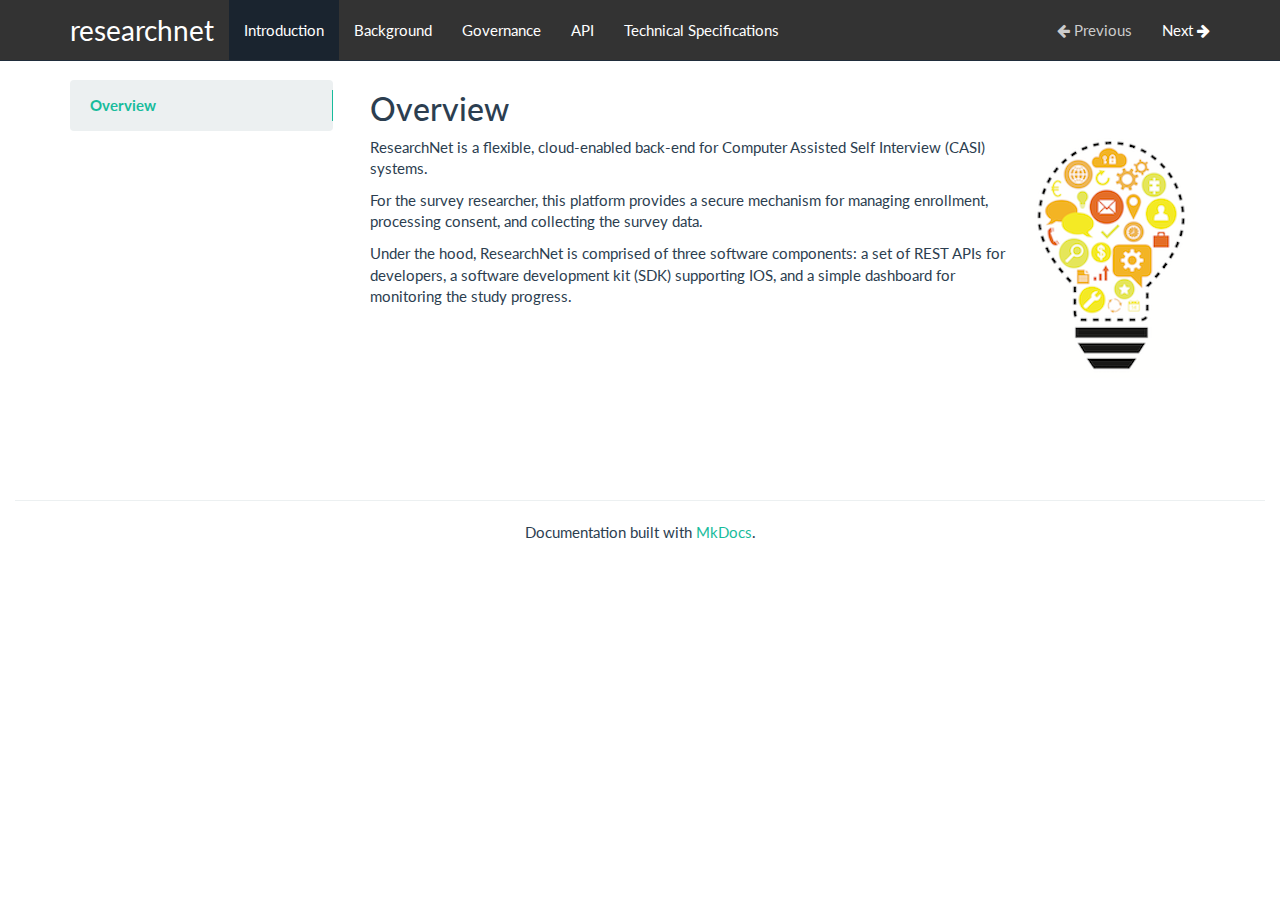
<file: index.html>
<!DOCTYPE html>
<html lang="en">
    <head>
        <meta charset="utf-8">
        <meta http-equiv="X-UA-Compatible" content="IE=edge">
        <meta name="viewport" content="width=device-width, initial-scale=1.0">
        
        
        
        <link rel="shortcut icon" href="./img/favicon.ico">

	<title>researchnet</title>

        <link href="./css/bootstrap-custom.min.css" rel="stylesheet">
        <link href="./css/font-awesome-4.0.3.css" rel="stylesheet">
        <link rel="stylesheet" href="./css/highlight.css">
        <link href="./css/base.css" rel="stylesheet">
        <link href="./extra.css" rel="stylesheet">

        <!-- HTML5 shim and Respond.js IE8 support of HTML5 elements and media queries -->
        <!--[if lt IE 9]>
            <script src="https://oss.maxcdn.com/libs/html5shiv/3.7.0/html5shiv.js"></script>
            <script src="https://oss.maxcdn.com/libs/respond.js/1.3.0/respond.min.js"></script>
        <![endif]-->

        
    </head>

    <body>

        <div class="navbar navbar-default navbar-fixed-top" role="navigation">
    <div class="container">

        <!-- Collapsed navigation -->
        <div class="navbar-header">
            <!-- Expander button -->
            <button type="button" class="navbar-toggle" data-toggle="collapse" data-target=".navbar-collapse">
                <span class="sr-only">Toggle navigation</span>
                <span class="icon-bar"></span>
                <span class="icon-bar"></span>
                <span class="icon-bar"></span>
            </button>

            <!-- Main title -->
            <a class="navbar-brand" href=".">researchnet</a>
        </div>

        <!-- Expanded navigation -->
        <div class="navbar-collapse collapse">
            <!-- Main navigation -->
            <ul class="nav navbar-nav">
            
            
                <li class="active">
                    <a href=".">Introduction</a>
                </li>
            
            
            
                <li >
                    <a href="background/">Background</a>
                </li>
            
            
            
                <li >
                    <a href="governance/">Governance</a>
                </li>
            
            
            
                <li >
                    <a href="api/">API</a>
                </li>
            
            
            
                <li >
                    <a href="specifications/">Technical Specifications</a>
                </li>
            
            
            </ul>

            <!-- Search, Navigation and Repo links -->
            <ul class="nav navbar-nav navbar-right">
                <li class="disabled">
                    <a rel="next" >
                        <i class="fa fa-arrow-left"></i> Previous
                    </a>
                </li>
                <li >
                    <a rel="prev" href="background/">
                        Next <i class="fa fa-arrow-right"></i>
                    </a>
                </li>
                
            </ul>
        </div>
    </div>
</div>

        <div class="container">
            <div class="col-md-3"><div class="bs-sidebar hidden-print affix well" role="complementary">
    <ul class="nav bs-sidenav">
    
        <li class="main active"><a href="#overview">Overview</a></li>
        
    
    </ul>
</div></div>
            <div class="col-md-9" role="main">

<h2 id="overview">Overview</h2>
<p><img alt="research" src="./images/bulb-logo-sm1.png" /></p>
<p>ResearchNet is a flexible, cloud-enabled back-end for Computer Assisted Self Interview (CASI) systems. </p>
<p>For the survey researcher, this platform provides a secure mechanism for managing enrollment, processing consent, and collecting the survey data. </p>
<p>Under the hood, ResearchNet is comprised of three software components:  a set of REST APIs for developers, a software development kit (SDK) supporting IOS, and a simple dashboard for monitoring the study progress.  </p></div>
        </div>

        <footer class="col-md-12">
            <hr>
            
            <center>Documentation built with <a href="http://www.mkdocs.org/">MkDocs</a>.</center>
        </footer>

        <script src="./js/jquery-1.10.2.min.js"></script>
        <script src="./js/bootstrap-3.0.3.min.js"></script>
        <script src="./js/highlight.pack.js"></script>
        <script src="./js/base.js"></script>
    </body>
</html>
</file>
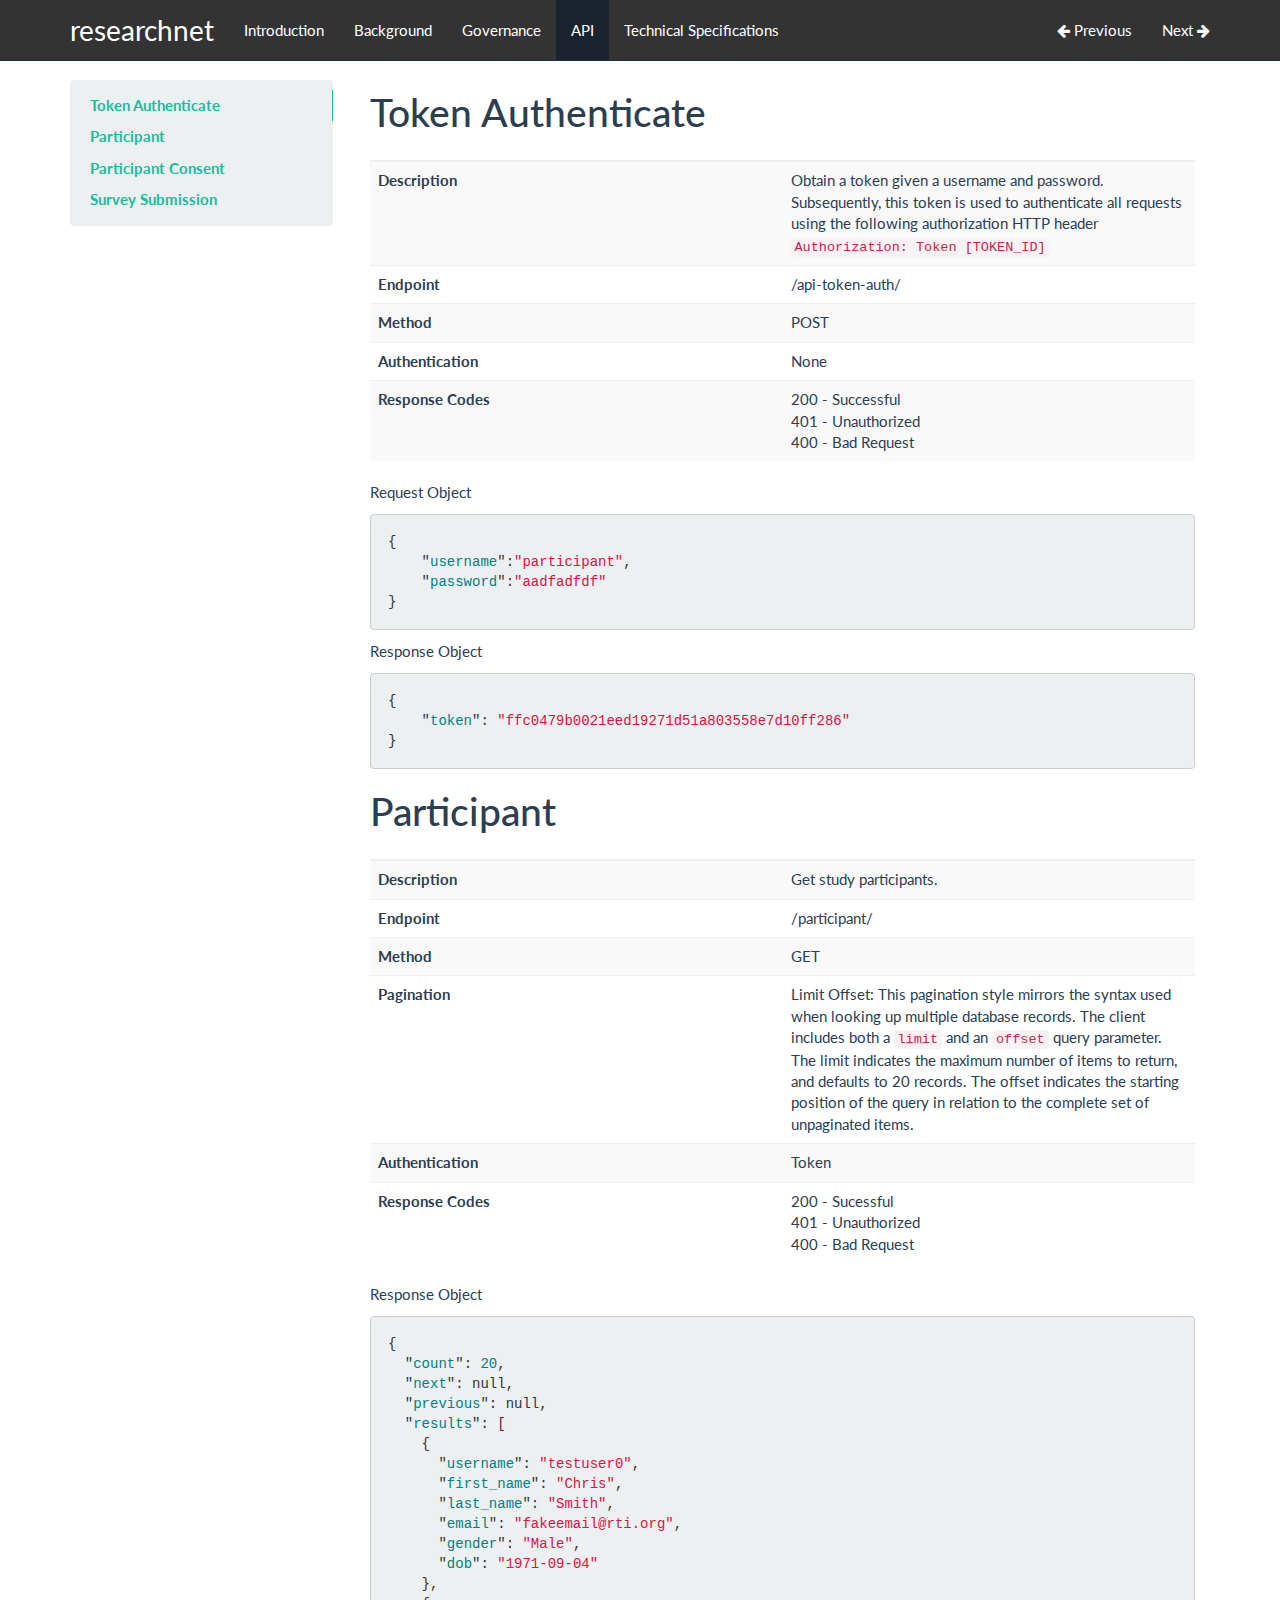
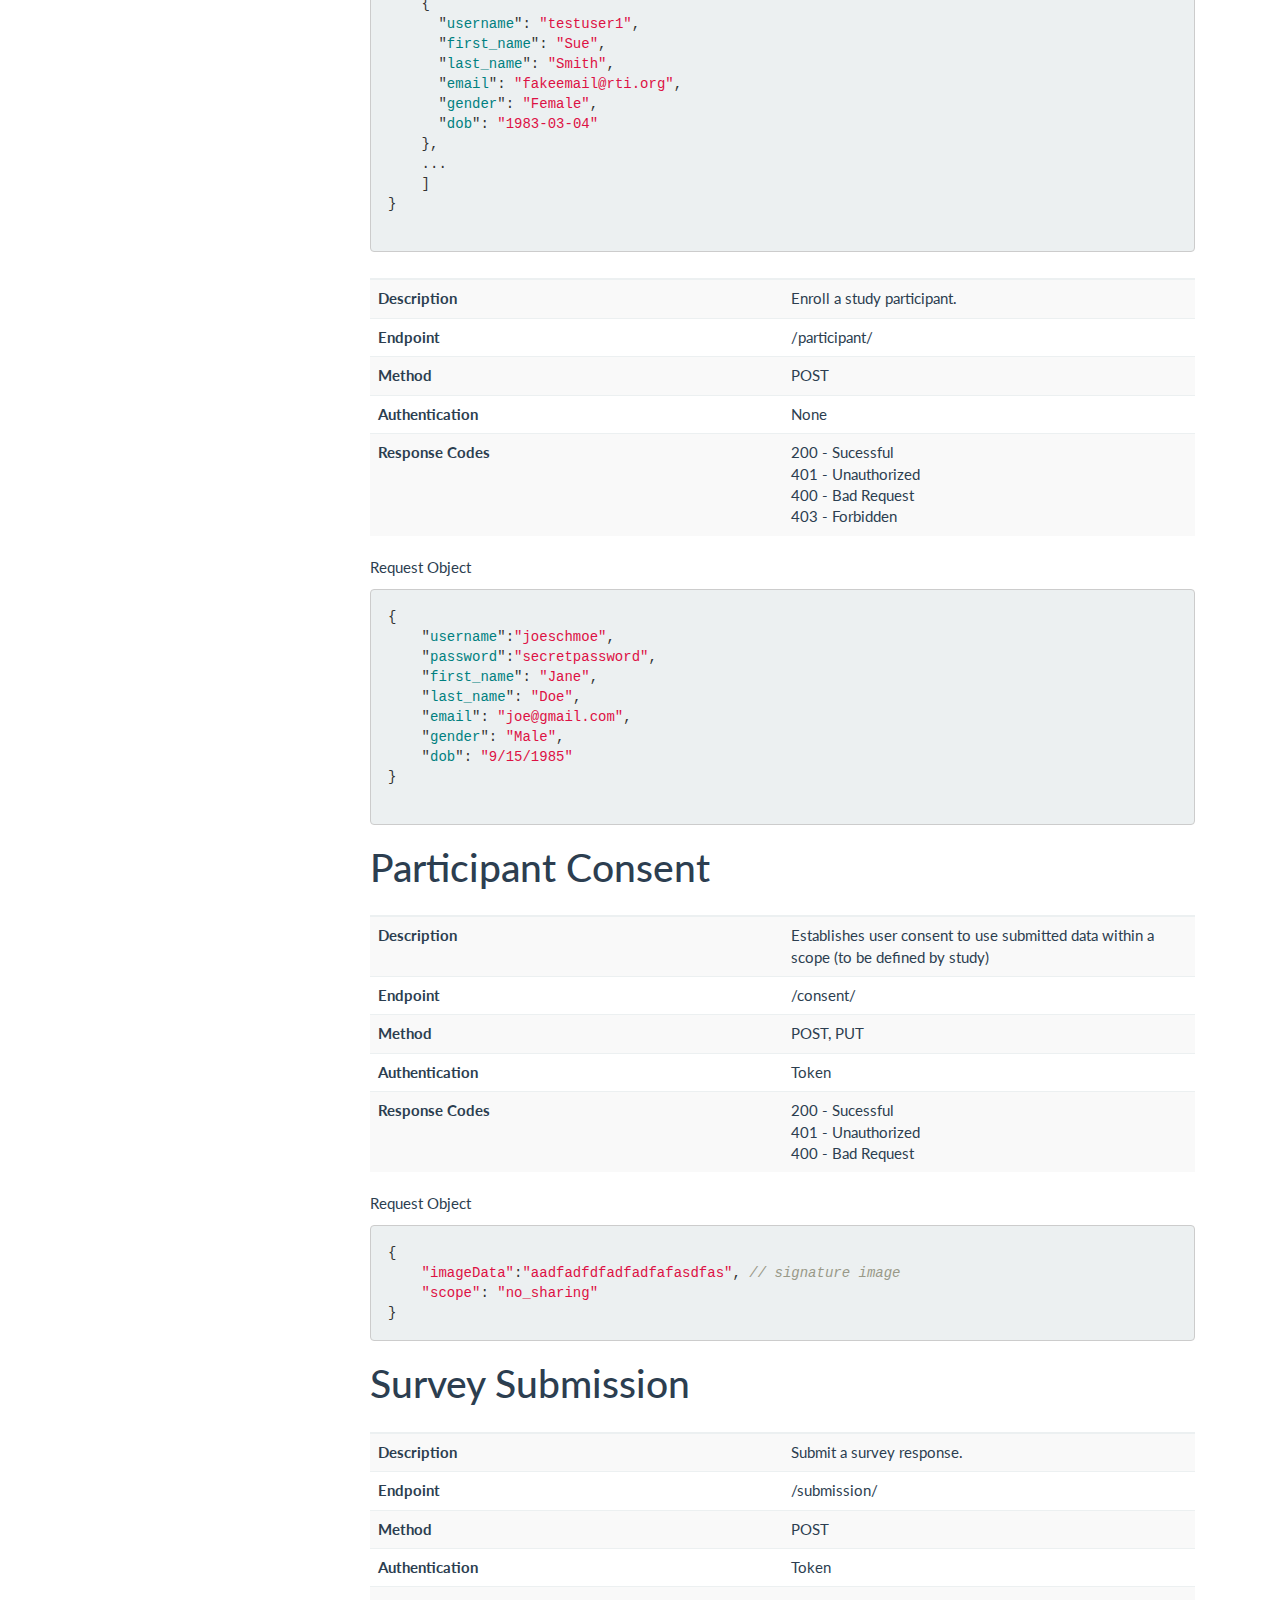
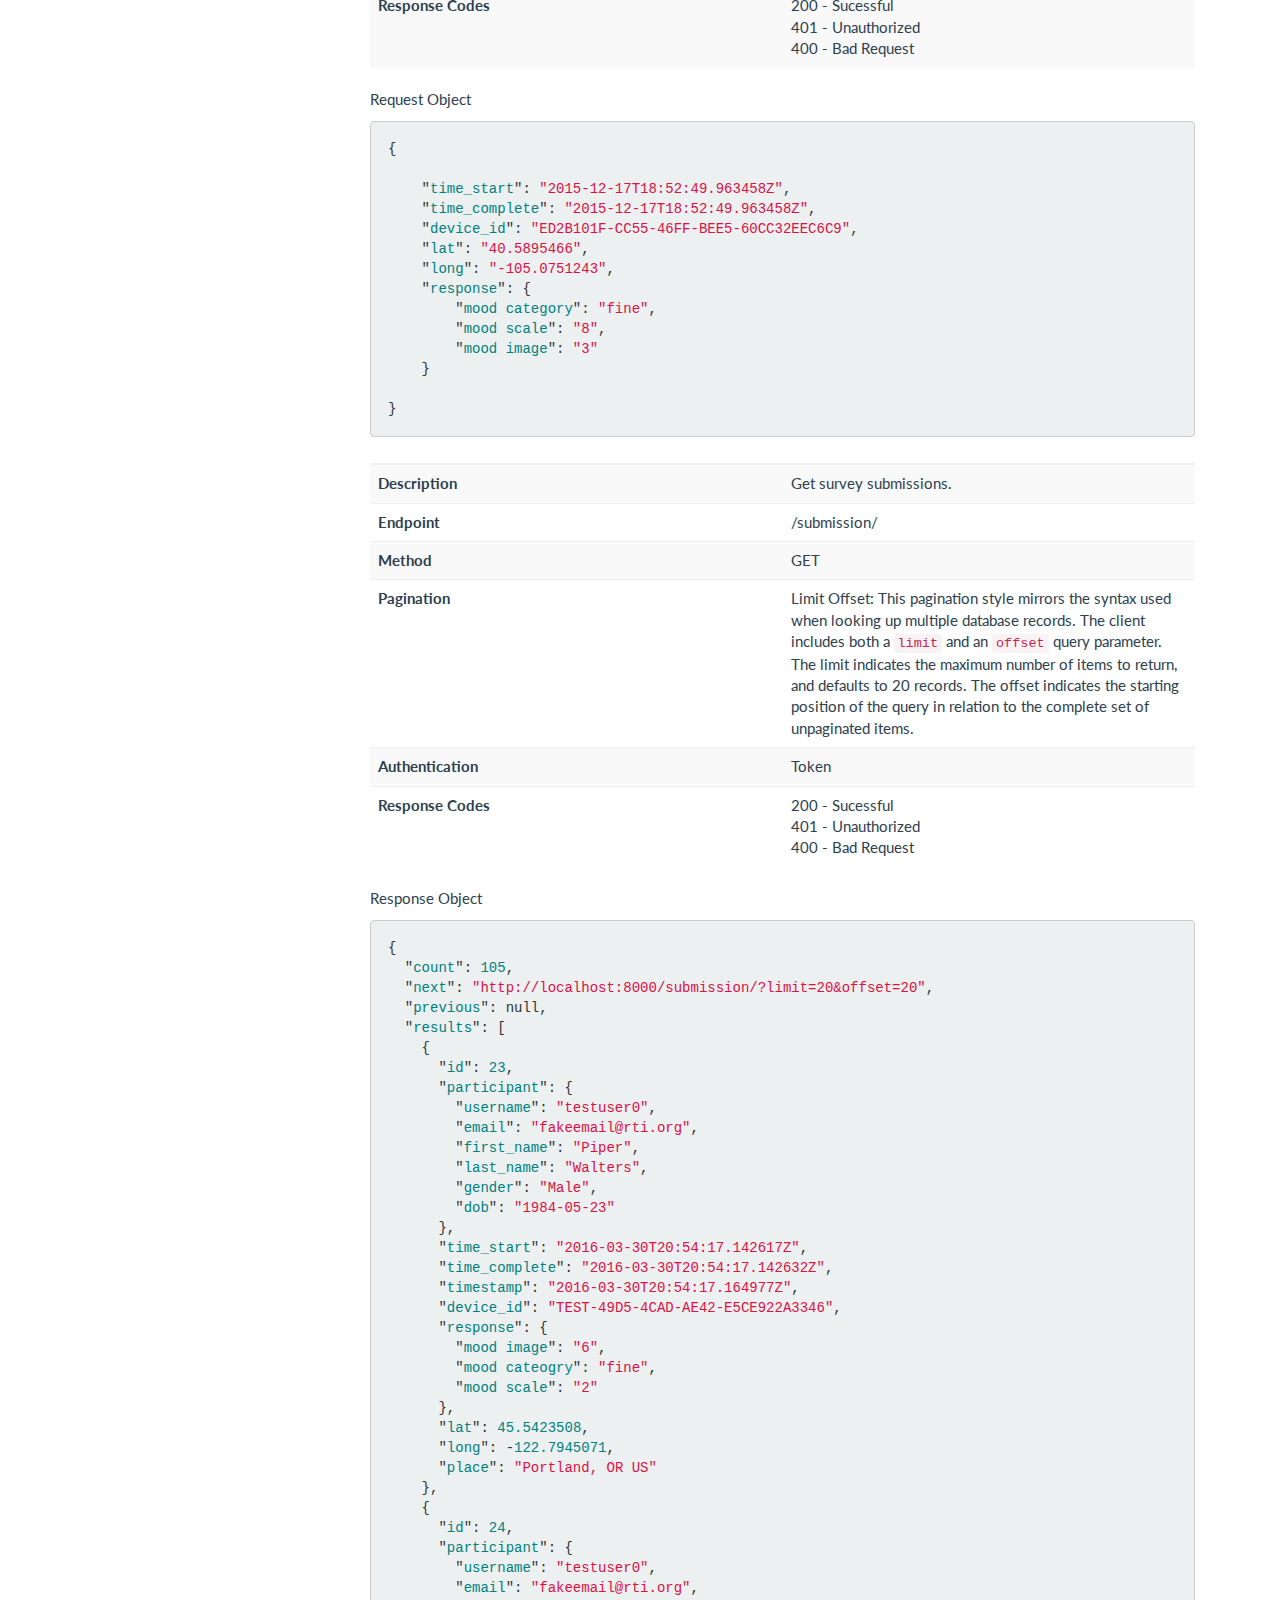
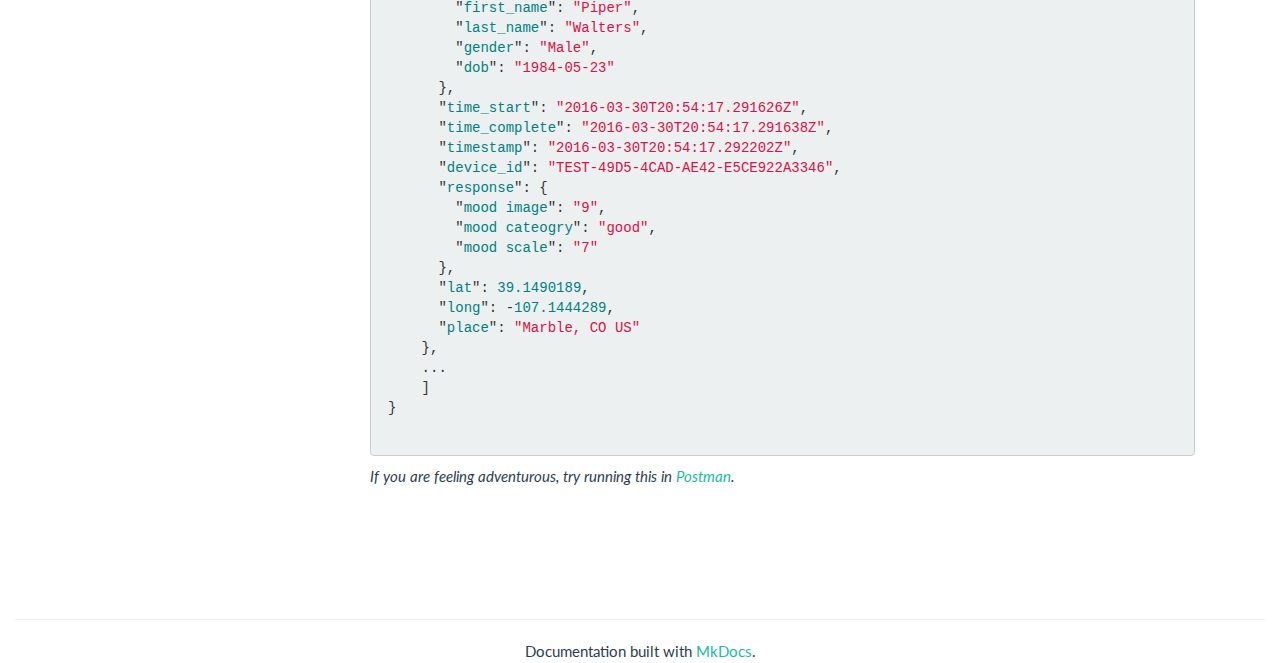
<file: api/index.html>
<!DOCTYPE html>
<html lang="en">
    <head>
        <meta charset="utf-8">
        <meta http-equiv="X-UA-Compatible" content="IE=edge">
        <meta name="viewport" content="width=device-width, initial-scale=1.0">
        
        
        
        <link rel="shortcut icon" href="../img/favicon.ico">

	<title>API - researchnet</title>

        <link href="../css/bootstrap-custom.min.css" rel="stylesheet">
        <link href="../css/font-awesome-4.0.3.css" rel="stylesheet">
        <link rel="stylesheet" href="../css/highlight.css">
        <link href="../css/base.css" rel="stylesheet">
        <link href="../extra.css" rel="stylesheet">

        <!-- HTML5 shim and Respond.js IE8 support of HTML5 elements and media queries -->
        <!--[if lt IE 9]>
            <script src="https://oss.maxcdn.com/libs/html5shiv/3.7.0/html5shiv.js"></script>
            <script src="https://oss.maxcdn.com/libs/respond.js/1.3.0/respond.min.js"></script>
        <![endif]-->

        
    </head>

    <body>

        <div class="navbar navbar-default navbar-fixed-top" role="navigation">
    <div class="container">

        <!-- Collapsed navigation -->
        <div class="navbar-header">
            <!-- Expander button -->
            <button type="button" class="navbar-toggle" data-toggle="collapse" data-target=".navbar-collapse">
                <span class="sr-only">Toggle navigation</span>
                <span class="icon-bar"></span>
                <span class="icon-bar"></span>
                <span class="icon-bar"></span>
            </button>

            <!-- Main title -->
            <a class="navbar-brand" href="..">researchnet</a>
        </div>

        <!-- Expanded navigation -->
        <div class="navbar-collapse collapse">
            <!-- Main navigation -->
            <ul class="nav navbar-nav">
            
            
                <li >
                    <a href="..">Introduction</a>
                </li>
            
            
            
                <li >
                    <a href="../background/">Background</a>
                </li>
            
            
            
                <li >
                    <a href="../governance/">Governance</a>
                </li>
            
            
            
                <li class="active">
                    <a href="./">API</a>
                </li>
            
            
            
                <li >
                    <a href="../specifications/">Technical Specifications</a>
                </li>
            
            
            </ul>

            <!-- Search, Navigation and Repo links -->
            <ul class="nav navbar-nav navbar-right">
                <li >
                    <a rel="next" href="../governance/">
                        <i class="fa fa-arrow-left"></i> Previous
                    </a>
                </li>
                <li >
                    <a rel="prev" href="../specifications/">
                        Next <i class="fa fa-arrow-right"></i>
                    </a>
                </li>
                
            </ul>
        </div>
    </div>
</div>

        <div class="container">
            <div class="col-md-3"><div class="bs-sidebar hidden-print affix well" role="complementary">
    <ul class="nav bs-sidenav">
    
        <li class="main active"><a href="#token-authenticate">Token Authenticate</a></li>
        
    
        <li class="main "><a href="#participant">Participant</a></li>
        
    
        <li class="main "><a href="#participant-consent">Participant Consent</a></li>
        
    
        <li class="main "><a href="#survey-submission">Survey Submission</a></li>
        
    
    </ul>
</div></div>
            <div class="col-md-9" role="main">

<h1 id="token-authenticate">Token Authenticate</h1>
<table>
<thead>
<tr>
<th align="left"></th>
<th></th>
</tr>
</thead>
<tbody>
<tr>
<td align="left"><strong>Description</strong></td>
<td>Obtain a token given a username and password. Subsequently, this token is used to authenticate all requests using the following authorization HTTP header <code>Authorization: Token [TOKEN_ID]</code></td>
</tr>
<tr>
<td align="left"><strong>Endpoint</strong></td>
<td>/api-token-auth/</td>
</tr>
<tr>
<td align="left"><strong>Method</strong></td>
<td>POST</td>
</tr>
<tr>
<td align="left"><strong>Authentication</strong></td>
<td>None</td>
</tr>
<tr>
<td align="left"><strong>Response Codes</strong></td>
<td>200 - Successful<br/>401 - Unauthorized <br/>400 - Bad Request</td>
</tr>
</tbody>
</table>
<p>Request Object</p>
<pre><code>{   
    &quot;username&quot;:&quot;participant&quot;,
    &quot;password&quot;:&quot;aadfadfdf&quot;
}
</code></pre>

<p>Response Object</p>
<pre><code>{
    &quot;token&quot;: &quot;ffc0479b0021eed19271d51a803558e7d10ff286&quot;
}
</code></pre>

<h1 id="participant">Participant</h1>
<table>
<thead>
<tr>
<th align="left"></th>
<th></th>
</tr>
</thead>
<tbody>
<tr>
<td align="left"><strong>Description</strong></td>
<td>Get study participants.</td>
</tr>
<tr>
<td align="left"><strong>Endpoint</strong></td>
<td>/participant/</td>
</tr>
<tr>
<td align="left"><strong>Method</strong></td>
<td>GET</td>
</tr>
<tr>
<td align="left"><strong>Pagination</strong></td>
<td>Limit Offset: This pagination style mirrors the syntax used when looking up multiple database records. The client includes both a <code>limit</code> and an <code>offset</code> query parameter. The limit indicates the maximum number of items to return, and defaults to 20 records. The offset indicates the starting position of the query in relation to the complete set of unpaginated items.</td>
</tr>
<tr>
<td align="left"><strong>Authentication</strong></td>
<td>Token</td>
</tr>
<tr>
<td align="left"><strong>Response Codes</strong></td>
<td>200 - Sucessful<br/>401 - Unauthorized <br/>400 - Bad Request</td>
</tr>
</tbody>
</table>
<p>Response Object</p>
<pre><code>{
  &quot;count&quot;: 20,
  &quot;next&quot;: null,
  &quot;previous&quot;: null,
  &quot;results&quot;: [
    {
      &quot;username&quot;: &quot;testuser0&quot;,
      &quot;first_name&quot;: &quot;Chris&quot;,
      &quot;last_name&quot;: &quot;Smith&quot;,
      &quot;email&quot;: &quot;fakeemail@rti.org&quot;,
      &quot;gender&quot;: &quot;Male&quot;,
      &quot;dob&quot;: &quot;1971-09-04&quot;
    },
    {
      &quot;username&quot;: &quot;testuser1&quot;,
      &quot;first_name&quot;: &quot;Sue&quot;,
      &quot;last_name&quot;: &quot;Smith&quot;,
      &quot;email&quot;: &quot;fakeemail@rti.org&quot;,
      &quot;gender&quot;: &quot;Female&quot;,
      &quot;dob&quot;: &quot;1983-03-04&quot;
    },
    ...
    ]
}

</code></pre>

<table>
<thead>
<tr>
<th align="left"></th>
<th></th>
</tr>
</thead>
<tbody>
<tr>
<td align="left"><strong>Description</strong></td>
<td>Enroll a study participant.</td>
</tr>
<tr>
<td align="left"><strong>Endpoint</strong></td>
<td>/participant/</td>
</tr>
<tr>
<td align="left"><strong>Method</strong></td>
<td>POST</td>
</tr>
<tr>
<td align="left"><strong>Authentication</strong></td>
<td>None</td>
</tr>
<tr>
<td align="left"><strong>Response Codes</strong></td>
<td>200 - Sucessful<br/>401 - Unauthorized <br/>400 - Bad Request<br/>403 - Forbidden</td>
</tr>
</tbody>
</table>
<p>Request Object</p>
<pre><code>{   
    &quot;username&quot;:&quot;joeschmoe&quot;,
    &quot;password&quot;:&quot;secretpassword&quot;,
    &quot;first_name&quot;: &quot;Jane&quot;,
    &quot;last_name&quot;: &quot;Doe&quot;,
    &quot;email&quot;: &quot;joe@gmail.com&quot;,
    &quot;gender&quot;: &quot;Male&quot;,
    &quot;dob&quot;: &quot;9/15/1985&quot;
}

</code></pre>

<h1 id="participant-consent">Participant Consent</h1>
<table>
<thead>
<tr>
<th align="left"></th>
<th></th>
</tr>
</thead>
<tbody>
<tr>
<td align="left"><strong>Description</strong></td>
<td>Establishes user consent to use submitted data within a scope (to be defined by study)</td>
</tr>
<tr>
<td align="left"><strong>Endpoint</strong></td>
<td>/consent/</td>
</tr>
<tr>
<td align="left"><strong>Method</strong></td>
<td>POST, PUT</td>
</tr>
<tr>
<td align="left"><strong>Authentication</strong></td>
<td>Token</td>
</tr>
<tr>
<td align="left"><strong>Response Codes</strong></td>
<td>200 - Sucessful<br/>401 - Unauthorized <br/>400 - Bad Request</td>
</tr>
</tbody>
</table>
<p>Request Object</p>
<pre><code>{   
    &quot;imageData&quot;:&quot;aadfadfdfadfadfafasdfas&quot;, // signature image
    &quot;scope&quot;: &quot;no_sharing&quot;
}
</code></pre>

<h1 id="survey-submission">Survey Submission</h1>
<table>
<thead>
<tr>
<th align="left"></th>
<th></th>
</tr>
</thead>
<tbody>
<tr>
<td align="left"><strong>Description</strong></td>
<td>Submit a survey response.</td>
</tr>
<tr>
<td align="left"><strong>Endpoint</strong></td>
<td>/submission/</td>
</tr>
<tr>
<td align="left"><strong>Method</strong></td>
<td>POST</td>
</tr>
<tr>
<td align="left"><strong>Authentication</strong></td>
<td>Token</td>
</tr>
<tr>
<td align="left"><strong>Response Codes</strong></td>
<td>200 - Sucessful<br/>401 - Unauthorized <br/>400 - Bad Request</td>
</tr>
</tbody>
</table>
<p>Request Object</p>
<pre><code>{   

    &quot;time_start&quot;: &quot;2015-12-17T18:52:49.963458Z&quot;,
    &quot;time_complete&quot;: &quot;2015-12-17T18:52:49.963458Z&quot;,
    &quot;device_id&quot;: &quot;ED2B101F-CC55-46FF-BEE5-60CC32EEC6C9&quot;,
    &quot;lat&quot;: &quot;40.5895466&quot;,
    &quot;long&quot;: &quot;-105.0751243&quot;,
    &quot;response&quot;: {
        &quot;mood category&quot;: &quot;fine&quot;,
        &quot;mood scale&quot;: &quot;8&quot;,
        &quot;mood image&quot;: &quot;3&quot;
    }

}
</code></pre>

<table>
<thead>
<tr>
<th align="left"></th>
<th></th>
</tr>
</thead>
<tbody>
<tr>
<td align="left"><strong>Description</strong></td>
<td>Get survey submissions.</td>
</tr>
<tr>
<td align="left"><strong>Endpoint</strong></td>
<td>/submission/</td>
</tr>
<tr>
<td align="left"><strong>Method</strong></td>
<td>GET</td>
</tr>
<tr>
<td align="left"><strong>Pagination</strong></td>
<td>Limit Offset: This pagination style mirrors the syntax used when looking up multiple database records. The client includes both a <code>limit</code> and an <code>offset</code> query parameter. The limit indicates the maximum number of items to return, and defaults to 20 records. The offset indicates the starting position of the query in relation to the complete set of unpaginated items.</td>
</tr>
<tr>
<td align="left"><strong>Authentication</strong></td>
<td>Token</td>
</tr>
<tr>
<td align="left"><strong>Response Codes</strong></td>
<td>200 - Sucessful<br/>401 - Unauthorized <br/>400 - Bad Request</td>
</tr>
</tbody>
</table>
<p>Response Object</p>
<pre><code>{
  &quot;count&quot;: 105,
  &quot;next&quot;: &quot;http://localhost:8000/submission/?limit=20&amp;offset=20&quot;,
  &quot;previous&quot;: null,
  &quot;results&quot;: [
    {
      &quot;id&quot;: 23,
      &quot;participant&quot;: {
        &quot;username&quot;: &quot;testuser0&quot;,
        &quot;email&quot;: &quot;fakeemail@rti.org&quot;,
        &quot;first_name&quot;: &quot;Piper&quot;,
        &quot;last_name&quot;: &quot;Walters&quot;,
        &quot;gender&quot;: &quot;Male&quot;,
        &quot;dob&quot;: &quot;1984-05-23&quot;
      },
      &quot;time_start&quot;: &quot;2016-03-30T20:54:17.142617Z&quot;,
      &quot;time_complete&quot;: &quot;2016-03-30T20:54:17.142632Z&quot;,
      &quot;timestamp&quot;: &quot;2016-03-30T20:54:17.164977Z&quot;,
      &quot;device_id&quot;: &quot;TEST-49D5-4CAD-AE42-E5CE922A3346&quot;,
      &quot;response&quot;: {
        &quot;mood image&quot;: &quot;6&quot;,
        &quot;mood cateogry&quot;: &quot;fine&quot;,
        &quot;mood scale&quot;: &quot;2&quot;
      },
      &quot;lat&quot;: 45.5423508,
      &quot;long&quot;: -122.7945071,
      &quot;place&quot;: &quot;Portland, OR US&quot;
    },
    {
      &quot;id&quot;: 24,
      &quot;participant&quot;: {
        &quot;username&quot;: &quot;testuser0&quot;,
        &quot;email&quot;: &quot;fakeemail@rti.org&quot;,
        &quot;first_name&quot;: &quot;Piper&quot;,
        &quot;last_name&quot;: &quot;Walters&quot;,
        &quot;gender&quot;: &quot;Male&quot;,
        &quot;dob&quot;: &quot;1984-05-23&quot;
      },
      &quot;time_start&quot;: &quot;2016-03-30T20:54:17.291626Z&quot;,
      &quot;time_complete&quot;: &quot;2016-03-30T20:54:17.291638Z&quot;,
      &quot;timestamp&quot;: &quot;2016-03-30T20:54:17.292202Z&quot;,
      &quot;device_id&quot;: &quot;TEST-49D5-4CAD-AE42-E5CE922A3346&quot;,
      &quot;response&quot;: {
        &quot;mood image&quot;: &quot;9&quot;,
        &quot;mood cateogry&quot;: &quot;good&quot;,
        &quot;mood scale&quot;: &quot;7&quot;
      },
      &quot;lat&quot;: 39.1490189,
      &quot;long&quot;: -107.1444289,
      &quot;place&quot;: &quot;Marble, CO US&quot;
    },
    ...
    ]
}

</code></pre>

<p><em>If you are feeling adventurous, try running this in <a href="https://app.getpostman.com/run-collection/6241de2d723c0c4b8780">Postman</a>.</em></p></div>
        </div>

        <footer class="col-md-12">
            <hr>
            
            <center>Documentation built with <a href="http://www.mkdocs.org/">MkDocs</a>.</center>
        </footer>

        <script src="../js/jquery-1.10.2.min.js"></script>
        <script src="../js/bootstrap-3.0.3.min.js"></script>
        <script src="../js/highlight.pack.js"></script>
        <script src="../js/base.js"></script>
    </body>
</html>
</file>
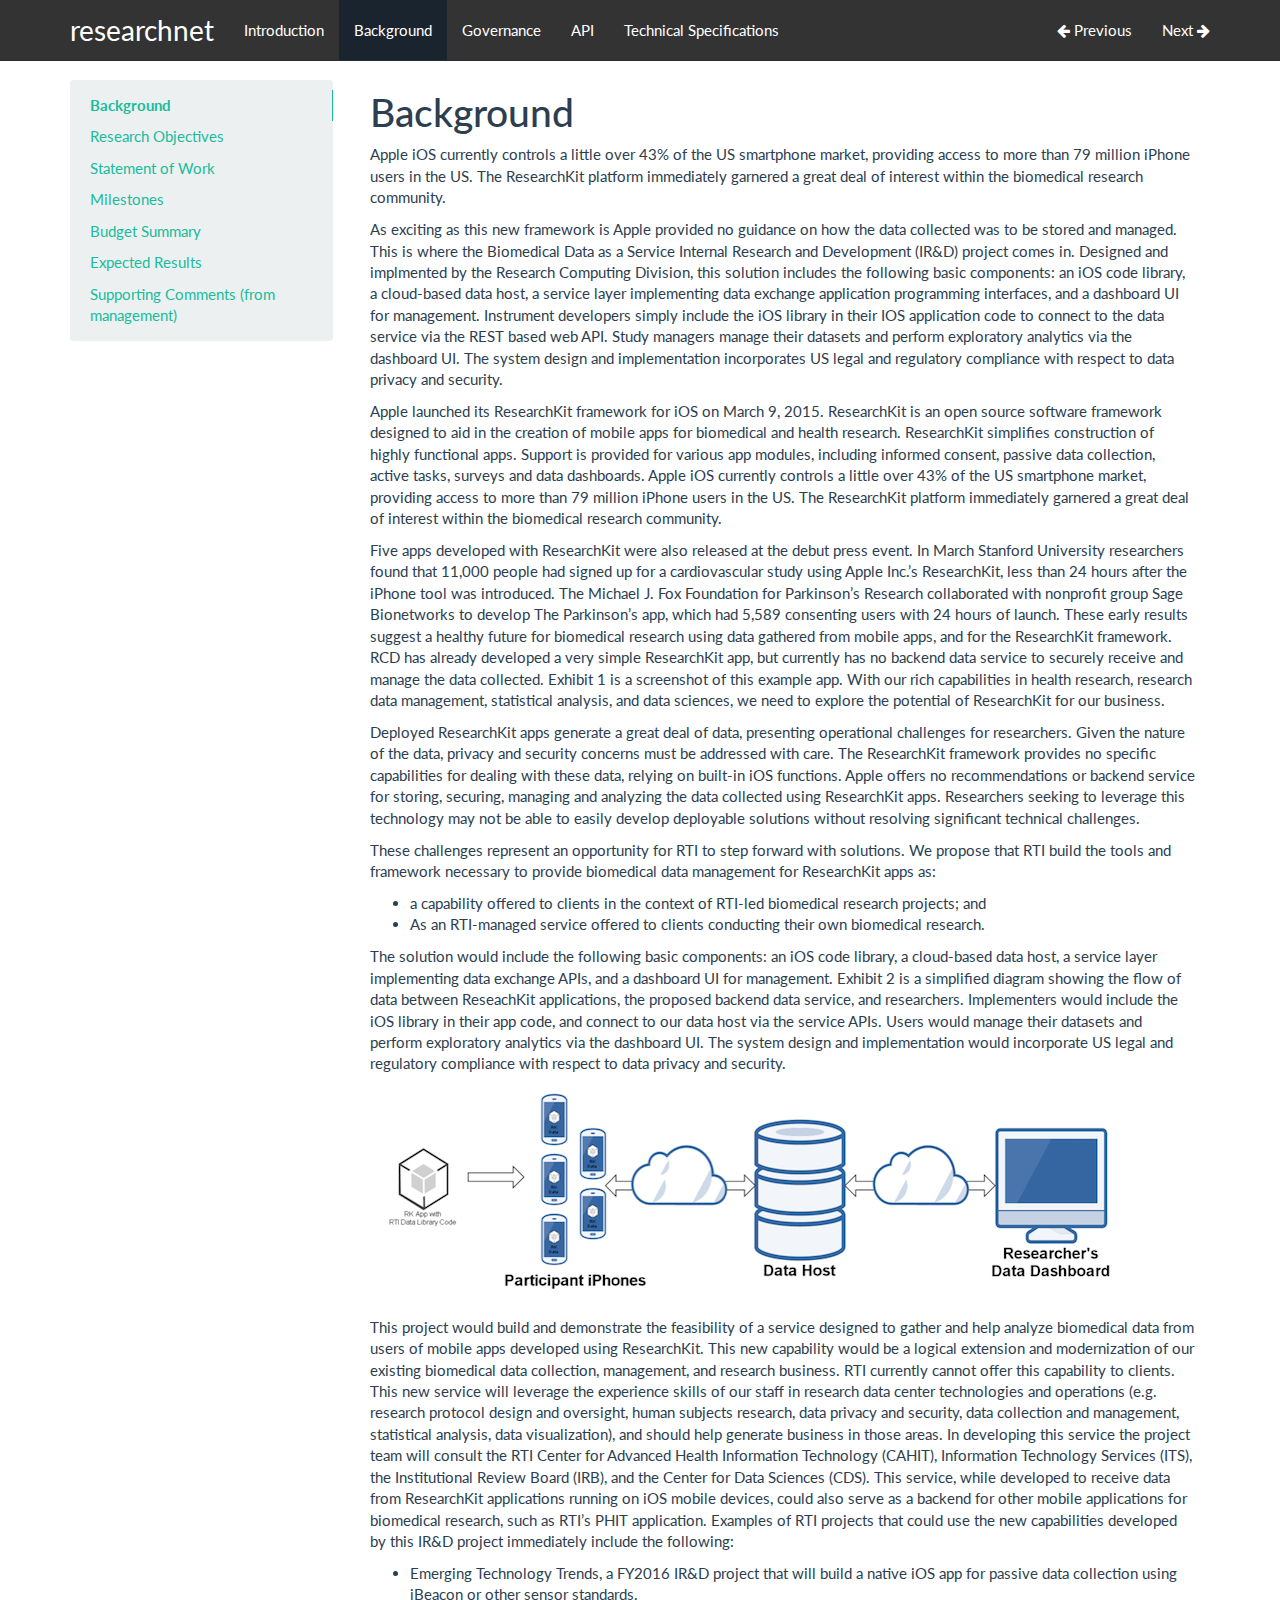
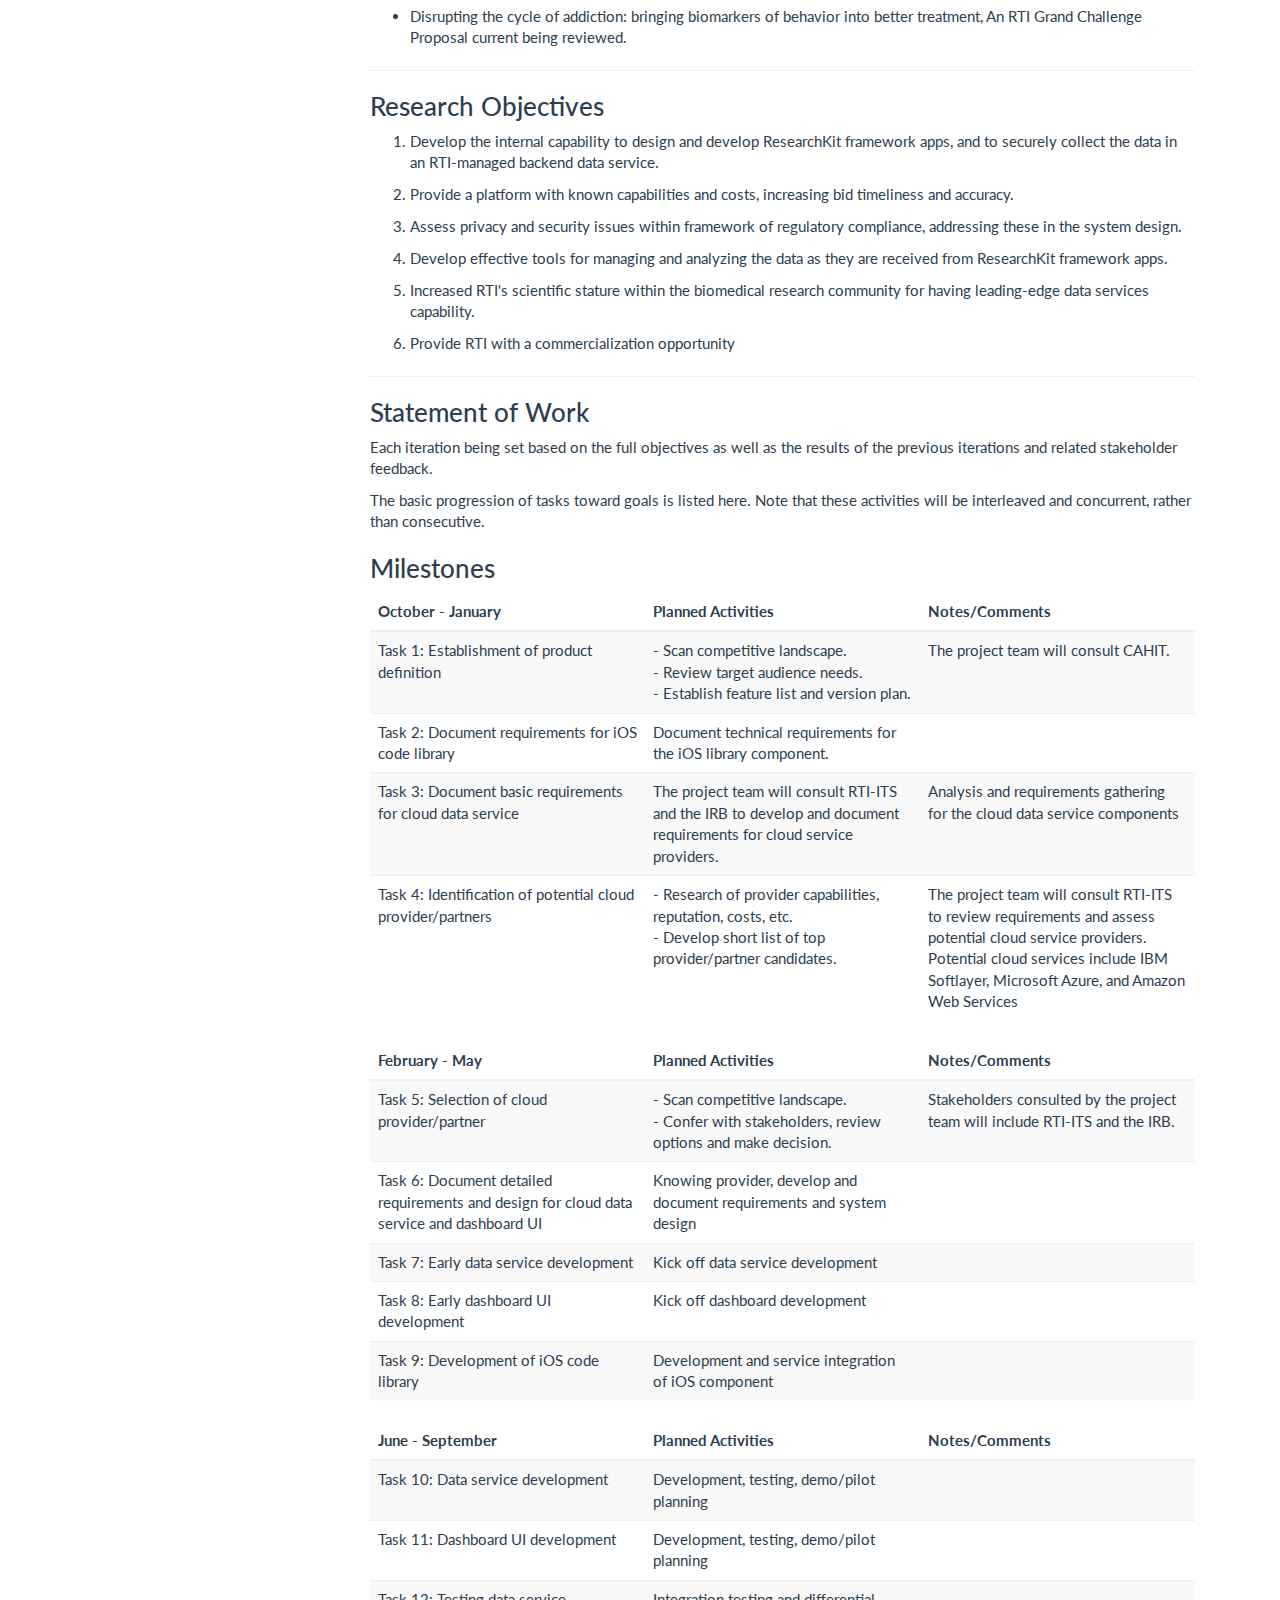
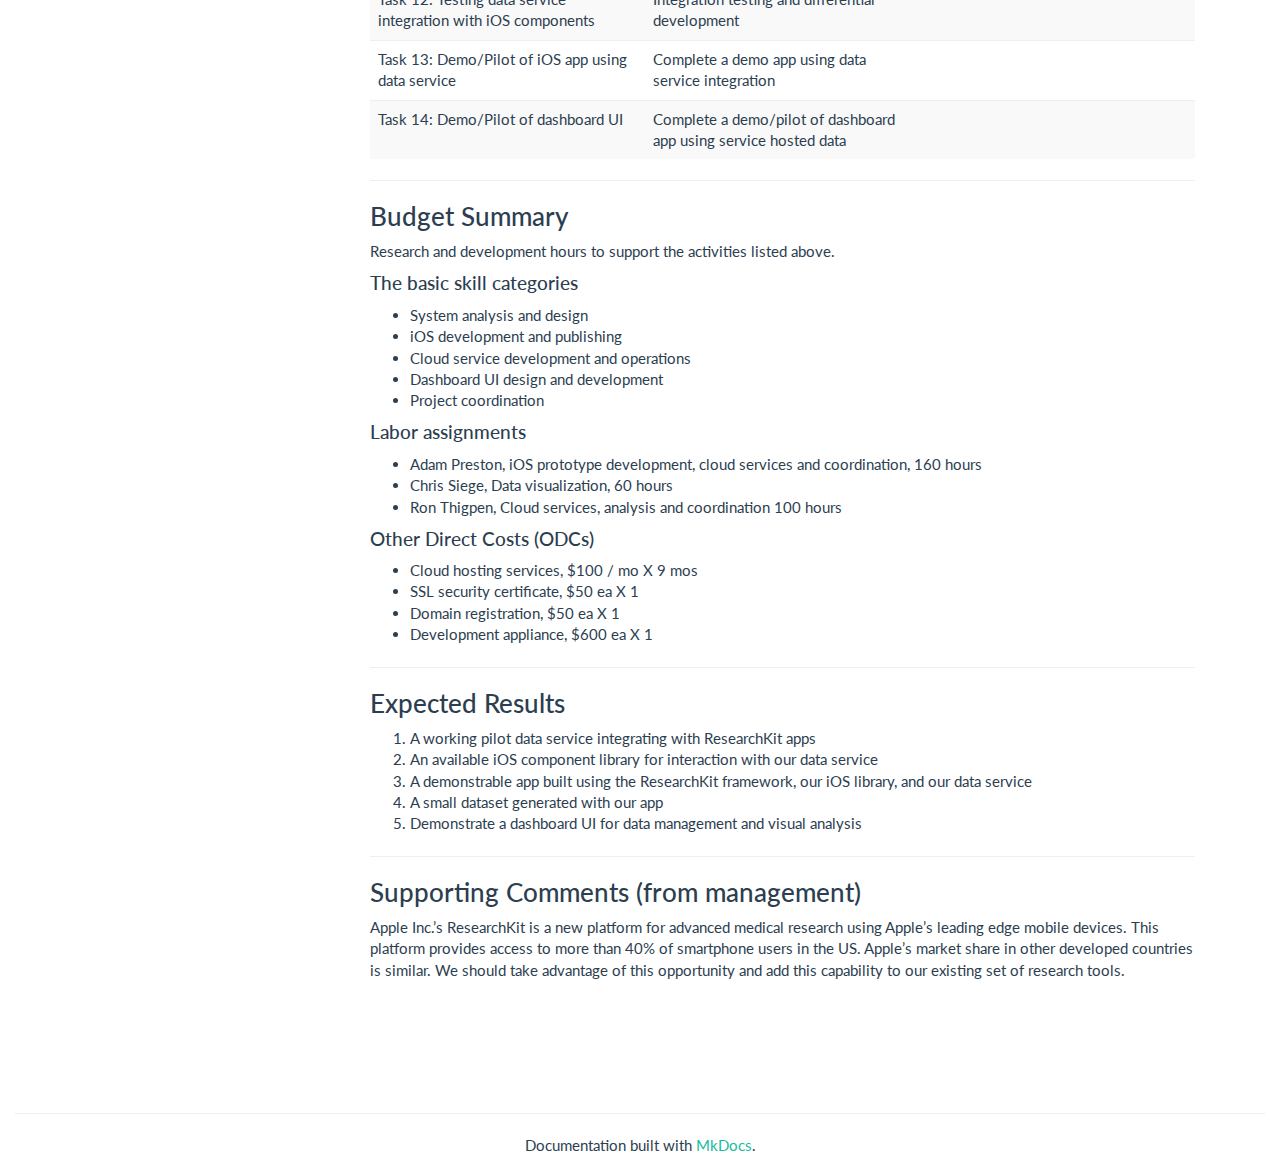
<file: background/index.html>
<!DOCTYPE html>
<html lang="en">
    <head>
        <meta charset="utf-8">
        <meta http-equiv="X-UA-Compatible" content="IE=edge">
        <meta name="viewport" content="width=device-width, initial-scale=1.0">
        
        
        
        <link rel="shortcut icon" href="../img/favicon.ico">

	<title>Background - researchnet</title>

        <link href="../css/bootstrap-custom.min.css" rel="stylesheet">
        <link href="../css/font-awesome-4.0.3.css" rel="stylesheet">
        <link rel="stylesheet" href="../css/highlight.css">
        <link href="../css/base.css" rel="stylesheet">
        <link href="../extra.css" rel="stylesheet">

        <!-- HTML5 shim and Respond.js IE8 support of HTML5 elements and media queries -->
        <!--[if lt IE 9]>
            <script src="https://oss.maxcdn.com/libs/html5shiv/3.7.0/html5shiv.js"></script>
            <script src="https://oss.maxcdn.com/libs/respond.js/1.3.0/respond.min.js"></script>
        <![endif]-->

        
    </head>

    <body>

        <div class="navbar navbar-default navbar-fixed-top" role="navigation">
    <div class="container">

        <!-- Collapsed navigation -->
        <div class="navbar-header">
            <!-- Expander button -->
            <button type="button" class="navbar-toggle" data-toggle="collapse" data-target=".navbar-collapse">
                <span class="sr-only">Toggle navigation</span>
                <span class="icon-bar"></span>
                <span class="icon-bar"></span>
                <span class="icon-bar"></span>
            </button>

            <!-- Main title -->
            <a class="navbar-brand" href="..">researchnet</a>
        </div>

        <!-- Expanded navigation -->
        <div class="navbar-collapse collapse">
            <!-- Main navigation -->
            <ul class="nav navbar-nav">
            
            
                <li >
                    <a href="..">Introduction</a>
                </li>
            
            
            
                <li class="active">
                    <a href="./">Background</a>
                </li>
            
            
            
                <li >
                    <a href="../governance/">Governance</a>
                </li>
            
            
            
                <li >
                    <a href="../api/">API</a>
                </li>
            
            
            
                <li >
                    <a href="../specifications/">Technical Specifications</a>
                </li>
            
            
            </ul>

            <!-- Search, Navigation and Repo links -->
            <ul class="nav navbar-nav navbar-right">
                <li >
                    <a rel="next" href="..">
                        <i class="fa fa-arrow-left"></i> Previous
                    </a>
                </li>
                <li >
                    <a rel="prev" href="../governance/">
                        Next <i class="fa fa-arrow-right"></i>
                    </a>
                </li>
                
            </ul>
        </div>
    </div>
</div>

        <div class="container">
            <div class="col-md-3"><div class="bs-sidebar hidden-print affix well" role="complementary">
    <ul class="nav bs-sidenav">
    
        <li class="main active"><a href="#background">Background</a></li>
        
            <li><a href="#research-objectives">Research Objectives</a></li>
        
            <li><a href="#statement-of-work">Statement of Work</a></li>
        
            <li><a href="#milestones">Milestones</a></li>
        
            <li><a href="#budget-summary">Budget Summary</a></li>
        
            <li><a href="#expected-results">Expected Results</a></li>
        
            <li><a href="#supporting-comments-from-management">Supporting Comments (from management)</a></li>
        
    
    </ul>
</div></div>
            <div class="col-md-9" role="main">

<h1 id="background">Background</h1>
<p>Apple iOS currently controls a little over 43% of the US smartphone market, providing access to more than 79 million iPhone users in the US. The ResearchKit platform immediately garnered a great deal of interest within the biomedical research community.   </p>
<p>As exciting as this new framework is Apple provided no guidance on how the data collected was to be stored and managed.  This is where the Biomedical Data as a Service Internal Research and Development (IR&amp;D) project comes in.  Designed and implmented by the Research Computing Division, this solution includes the following basic components: an iOS code library, a cloud-based data host, a service layer implementing data exchange application programming interfaces, and a dashboard UI for management.  Instrument developers simply include the iOS library in their IOS application code to connect to the data service via the REST based web API.  Study managers manage their datasets and perform exploratory analytics via the dashboard UI. The system design and implementation incorporates US legal and regulatory compliance with respect to data privacy and security. </p>
<p>Apple launched its ResearchKit framework for iOS on March 9, 2015. ResearchKit is an open source software framework designed to aid in the creation of mobile apps for biomedical and health research. ResearchKit simplifies construction of highly functional apps. Support is provided for various app modules, including informed consent, passive data collection, active tasks, surveys and data dashboards. Apple iOS currently controls a little over 43% of the US smartphone market, providing access to more than 79 million iPhone users in the US. The ResearchKit platform immediately garnered a great deal of interest within the biomedical research community.</p>
<p>Five apps developed with ResearchKit were also released at the debut press event. In March Stanford University researchers found that 11,000 people had signed up for a cardiovascular study using Apple Inc.’s ResearchKit, less than 24 hours after the iPhone tool was introduced. The Michael J. Fox Foundation for Parkinson’s Research collaborated with nonprofit group Sage Bionetworks to develop The Parkinson’s app, which had 5,589 consenting users with 24 hours of launch. These early results suggest a healthy future for biomedical research using data gathered from mobile apps, and for the ResearchKit framework. RCD has already developed a very simple ResearchKit app, but currently has no backend data service to securely receive and manage the data collected. Exhibit 1 is a screenshot of this example app. With our rich capabilities in health research, research data management, statistical analysis, and data sciences, we need to explore the potential of ResearchKit for our business. </p>
<p>Deployed ResearchKit apps generate a great deal of data, presenting operational challenges for researchers.  Given the nature of the data, privacy and security concerns must be addressed with care. The ResearchKit framework provides no specific capabilities for dealing with these data, relying on built-in iOS functions. Apple offers no recommendations or backend service for storing, securing, managing and analyzing the data collected using ResearchKit apps. Researchers seeking to leverage this technology may not be able to easily develop deployable solutions without resolving significant technical challenges. </p>
<p>These challenges represent an opportunity for RTI to step forward with solutions. We propose that RTI build the tools and framework necessary to provide biomedical data management for ResearchKit apps as:</p>
<ul>
<li>a capability offered to clients in the context of RTI-led biomedical research projects; and</li>
<li>As an RTI-managed service offered to clients conducting their own biomedical research.</li>
</ul>
<p>The solution would include the following basic components: an iOS code library, a cloud-based data host, a service layer implementing data exchange APIs, and a dashboard UI for management.  Exhibit 2 is a simplified diagram showing the flow of data between ReseachKit applications, the proposed backend data service, and researchers. Implementers would include the iOS library in their app code, and connect to our data host via the service APIs.  Users would manage their datasets and perform exploratory analytics via the dashboard UI. The system design and implementation would incorporate US legal and regulatory compliance with respect to data privacy and security. </p>
<p><img alt="Screenshot" src="../images/researchkit.png" /></p>
<p>This project would build and demonstrate the feasibility of a service designed to gather and help analyze biomedical data from users of mobile apps developed using ResearchKit. This new capability would be a logical extension and modernization of our existing biomedical data collection, management, and research business. RTI currently cannot offer this capability to clients. 
This new service will leverage the experience skills of our staff in research data center technologies and operations (e.g. research protocol design and oversight, human subjects research, data privacy and security, data collection and management, statistical analysis, data visualization), and should help generate business in those areas. In developing this service the project team will consult the RTI Center for Advanced Health Information Technology (CAHIT), Information Technology Services (ITS), the Institutional Review Board (IRB), and the Center for Data Sciences (CDS). This service, while developed to receive data from ResearchKit applications running on iOS mobile devices, could also serve as a backend for other mobile applications for biomedical research, such as RTI’s PHIT application.
Examples of RTI projects that could use the new capabilities developed by this IR&amp;D project immediately include the following:</p>
<ul>
<li>Emerging Technology Trends, a FY2016 IR&amp;D project that will build a native iOS app for passive data collection using iBeacon or other sensor standards. </li>
<li>Disrupting the cycle of addiction: bringing biomarkers of behavior into better treatment, An RTI Grand Challenge Proposal current being reviewed.</li>
</ul>
<hr />
<h3 id="research-objectives">Research Objectives</h3>
<ol>
<li>
<p>Develop the internal capability to design and develop ResearchKit framework apps, and to securely collect the data in an RTI-managed backend data service.</p>
</li>
<li>
<p>Provide a platform with known capabilities and costs, increasing bid timeliness and accuracy.</p>
</li>
<li>
<p>Assess privacy and security issues within framework of regulatory compliance, addressing these in the system design.</p>
</li>
<li>
<p>Develop effective tools for managing and analyzing the data as they are received from ResearchKit framework apps.</p>
</li>
<li>
<p>Increased RTI's scientific stature within the biomedical research community for having leading-edge data services capability.</p>
</li>
<li>
<p>Provide RTI with a commercialization opportunity</p>
</li>
</ol>
<hr />
<h3 id="statement-of-work">Statement of Work</h3>
<p>Each iteration being set based on the full objectives as well as the results of the previous iterations and related stakeholder feedback. </p>
<p>The basic progression of tasks toward goals is listed here.  Note that these activities will be interleaved and concurrent, rather than consecutive.</p>
<h3 id="milestones">Milestones</h3>
<table>
<thead>
<tr>
<th>October - January</th>
<th>Planned Activities</th>
<th>Notes/Comments</th>
</tr>
</thead>
<tbody>
<tr>
<td>Task 1: Establishment of product definition</td>
<td>- Scan competitive landscape.<br/> - Review target audience needs.<br/> - Establish feature list and version plan.</td>
<td>The project team will consult CAHIT.</td>
</tr>
<tr>
<td>Task 2: Document requirements for iOS code library</td>
<td>Document technical requirements for the iOS library component.</td>
<td></td>
</tr>
<tr>
<td>Task 3: Document basic requirements for cloud data service</td>
<td>The project team will consult RTI-ITS and the IRB to develop and document requirements for cloud service providers.</td>
<td>Analysis and requirements gathering for the cloud data service components</td>
</tr>
<tr>
<td>Task 4: Identification of potential cloud provider/partners</td>
<td>- Research of provider capabilities, reputation, costs, etc. <br/> - Develop short list of top provider/partner candidates.</td>
<td>The project team will consult RTI-ITS to review requirements and assess potential cloud service providers. Potential cloud services include IBM Softlayer, Microsoft Azure, and Amazon Web Services</td>
</tr>
</tbody>
</table>
<table>
<thead>
<tr>
<th>February - May</th>
<th>Planned Activities</th>
<th>Notes/Comments</th>
</tr>
</thead>
<tbody>
<tr>
<td>Task 5: Selection of cloud provider/partner</td>
<td>- Scan competitive landscape.<br/> - Confer with stakeholders, review options and make decision.</td>
<td>Stakeholders consulted by the project team will include RTI-ITS and the IRB.</td>
</tr>
<tr>
<td>Task 6: Document detailed requirements and design for cloud data service and dashboard UI</td>
<td>Knowing provider, develop and document requirements and system design</td>
<td></td>
</tr>
<tr>
<td>Task 7: Early data service development</td>
<td>Kick off data service development</td>
<td></td>
</tr>
<tr>
<td>Task 8: Early dashboard UI development</td>
<td>Kick off dashboard development</td>
<td></td>
</tr>
<tr>
<td>Task 9: Development of iOS code library</td>
<td>Development and service integration of iOS component</td>
<td></td>
</tr>
</tbody>
</table>
<table>
<thead>
<tr>
<th>June - September</th>
<th>Planned Activities</th>
<th>Notes/Comments</th>
</tr>
</thead>
<tbody>
<tr>
<td>Task 10: Data service development</td>
<td>Development, testing, demo/pilot planning</td>
<td></td>
</tr>
<tr>
<td>Task 11: Dashboard UI development</td>
<td>Development, testing, demo/pilot planning</td>
<td></td>
</tr>
<tr>
<td>Task 12: Testing data service integration with iOS components</td>
<td>Integration testing and differential development</td>
<td></td>
</tr>
<tr>
<td>Task 13: Demo/Pilot of iOS app using data service</td>
<td>Complete a demo app using data service integration</td>
<td></td>
</tr>
<tr>
<td>Task 14: Demo/Pilot of dashboard UI</td>
<td>Complete a demo/pilot of dashboard app using service hosted data</td>
<td></td>
</tr>
</tbody>
</table>
<hr />
<h3 id="budget-summary">Budget Summary</h3>
<p>Research and development hours to support the activities listed above.   </p>
<h4 id="the-basic-skill-categories">The basic skill categories</h4>
<ul>
<li>System analysis and design</li>
<li>iOS development and publishing</li>
<li>Cloud service development and operations</li>
<li>Dashboard UI design and development</li>
<li>Project coordination</li>
</ul>
<h4 id="labor-assignments">Labor assignments</h4>
<ul>
<li>Adam Preston, iOS prototype development, cloud services and coordination, 160 hours</li>
<li>Chris Siege, Data visualization, 60 hours</li>
<li>Ron Thigpen, Cloud services, analysis and coordination 100 hours</li>
</ul>
<h4 id="other-direct-costs-odcs">Other Direct Costs (ODCs)</h4>
<ul>
<li>Cloud hosting services, $100 / mo X 9 mos</li>
<li>SSL security certificate, $50 ea X 1</li>
<li>Domain registration, $50 ea X 1</li>
<li>Development appliance, $600 ea X 1</li>
</ul>
<hr />
<h3 id="expected-results">Expected Results</h3>
<ol>
<li>A working pilot data service integrating with ResearchKit apps</li>
<li>An available iOS component library for interaction with our data service</li>
<li>A demonstrable app built using the ResearchKit framework, our iOS library, and our data service</li>
<li>A small dataset generated with our app</li>
<li>Demonstrate a dashboard UI for data management and visual analysis</li>
</ol>
<hr />
<h3 id="supporting-comments-from-management">Supporting Comments (from management)</h3>
<p>Apple Inc.’s ResearchKit is a new platform for advanced medical research using Apple’s leading edge mobile devices. This platform provides access to more than 40% of smartphone users in the US. Apple’s market share in other developed countries is similar. We should take advantage of this opportunity and add this capability to our existing set of research tools.</p></div>
        </div>

        <footer class="col-md-12">
            <hr>
            
            <center>Documentation built with <a href="http://www.mkdocs.org/">MkDocs</a>.</center>
        </footer>

        <script src="../js/jquery-1.10.2.min.js"></script>
        <script src="../js/bootstrap-3.0.3.min.js"></script>
        <script src="../js/highlight.pack.js"></script>
        <script src="../js/base.js"></script>
    </body>
</html>
</file>
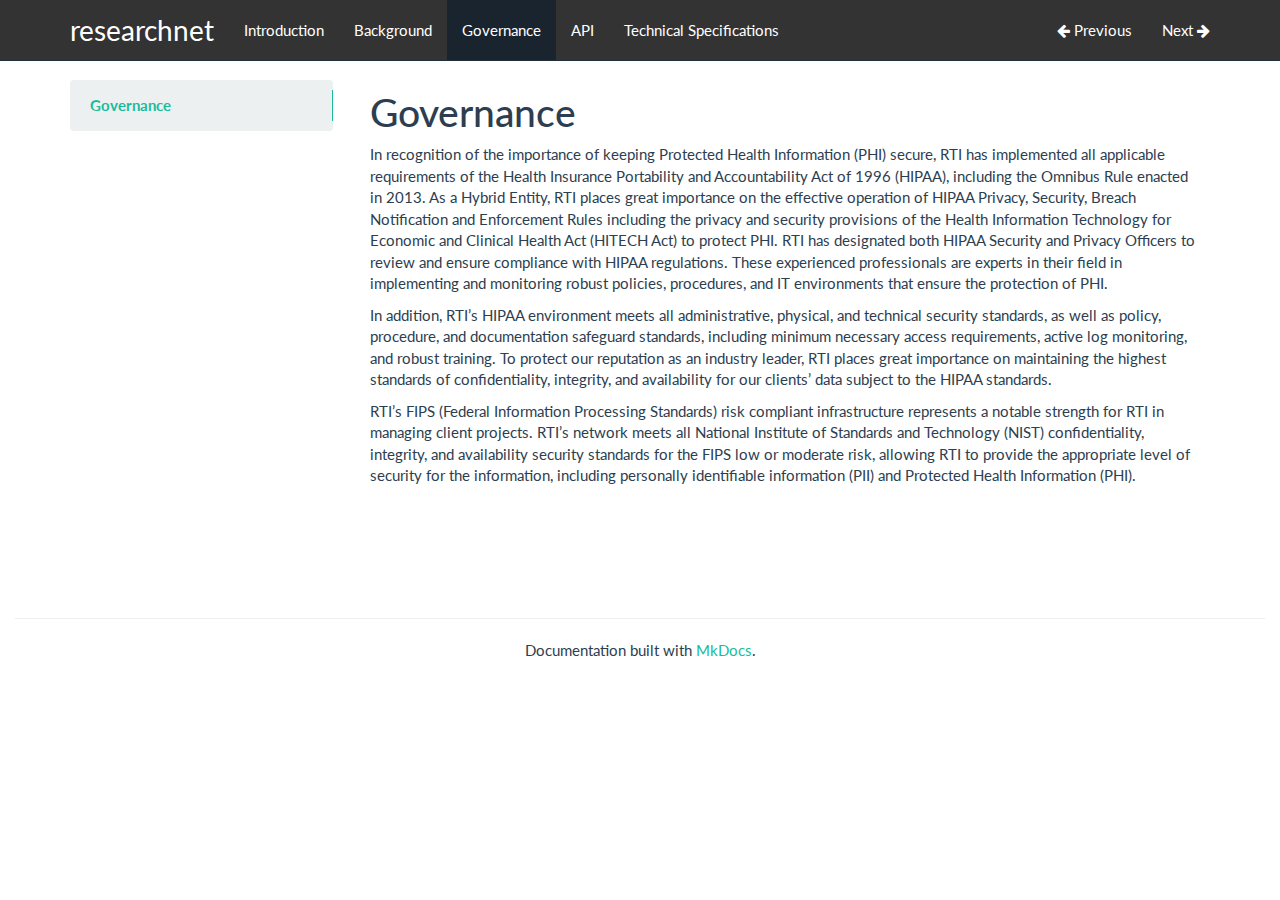
<file: governance/index.html>
<!DOCTYPE html>
<html lang="en">
    <head>
        <meta charset="utf-8">
        <meta http-equiv="X-UA-Compatible" content="IE=edge">
        <meta name="viewport" content="width=device-width, initial-scale=1.0">
        
        
        
        <link rel="shortcut icon" href="../img/favicon.ico">

	<title>Governance - researchnet</title>

        <link href="../css/bootstrap-custom.min.css" rel="stylesheet">
        <link href="../css/font-awesome-4.0.3.css" rel="stylesheet">
        <link rel="stylesheet" href="../css/highlight.css">
        <link href="../css/base.css" rel="stylesheet">
        <link href="../extra.css" rel="stylesheet">

        <!-- HTML5 shim and Respond.js IE8 support of HTML5 elements and media queries -->
        <!--[if lt IE 9]>
            <script src="https://oss.maxcdn.com/libs/html5shiv/3.7.0/html5shiv.js"></script>
            <script src="https://oss.maxcdn.com/libs/respond.js/1.3.0/respond.min.js"></script>
        <![endif]-->

        
    </head>

    <body>

        <div class="navbar navbar-default navbar-fixed-top" role="navigation">
    <div class="container">

        <!-- Collapsed navigation -->
        <div class="navbar-header">
            <!-- Expander button -->
            <button type="button" class="navbar-toggle" data-toggle="collapse" data-target=".navbar-collapse">
                <span class="sr-only">Toggle navigation</span>
                <span class="icon-bar"></span>
                <span class="icon-bar"></span>
                <span class="icon-bar"></span>
            </button>

            <!-- Main title -->
            <a class="navbar-brand" href="..">researchnet</a>
        </div>

        <!-- Expanded navigation -->
        <div class="navbar-collapse collapse">
            <!-- Main navigation -->
            <ul class="nav navbar-nav">
            
            
                <li >
                    <a href="..">Introduction</a>
                </li>
            
            
            
                <li >
                    <a href="../background/">Background</a>
                </li>
            
            
            
                <li class="active">
                    <a href="./">Governance</a>
                </li>
            
            
            
                <li >
                    <a href="../api/">API</a>
                </li>
            
            
            
                <li >
                    <a href="../specifications/">Technical Specifications</a>
                </li>
            
            
            </ul>

            <!-- Search, Navigation and Repo links -->
            <ul class="nav navbar-nav navbar-right">
                <li >
                    <a rel="next" href="../background/">
                        <i class="fa fa-arrow-left"></i> Previous
                    </a>
                </li>
                <li >
                    <a rel="prev" href="../api/">
                        Next <i class="fa fa-arrow-right"></i>
                    </a>
                </li>
                
            </ul>
        </div>
    </div>
</div>

        <div class="container">
            <div class="col-md-3"><div class="bs-sidebar hidden-print affix well" role="complementary">
    <ul class="nav bs-sidenav">
    
        <li class="main active"><a href="#governance">Governance</a></li>
        
    
    </ul>
</div></div>
            <div class="col-md-9" role="main">

<h1 id="governance">Governance</h1>
<p>In recognition of the importance of keeping Protected Health Information (PHI) secure, RTI has implemented all applicable requirements of the Health Insurance Portability and Accountability Act of 1996 (HIPAA), including the Omnibus Rule enacted in 2013. As a Hybrid Entity, RTI places great importance on the effective operation of HIPAA Privacy, Security, Breach Notification and Enforcement Rules including the privacy and security provisions of the Health Information Technology for Economic and Clinical Health Act (HITECH Act) to protect PHI.
RTI has designated both HIPAA Security and Privacy Officers to review and ensure compliance with HIPAA regulations. These experienced professionals are experts in their field in implementing and monitoring robust policies, procedures, and IT environments that ensure the protection of PHI.</p>
<p>In addition, RTI’s HIPAA environment meets all administrative, physical, and technical security standards, as well as policy, procedure, and documentation safeguard standards, including minimum necessary access requirements, active log monitoring, and robust training.  To protect our reputation as an industry leader, RTI places great importance on maintaining the highest standards of confidentiality, integrity, and availability for our clients’ data subject to the HIPAA standards.</p>
<p>RTI’s FIPS (Federal Information Processing Standards) risk compliant infrastructure represents a notable strength for RTI in managing client projects. RTI’s network meets all National Institute of Standards and Technology (NIST) confidentiality, integrity, and availability security standards for the FIPS low or moderate risk, allowing RTI to provide the appropriate level of security for the information, including personally identifiable information (PII) and Protected Health Information (PHI).</p></div>
        </div>

        <footer class="col-md-12">
            <hr>
            
            <center>Documentation built with <a href="http://www.mkdocs.org/">MkDocs</a>.</center>
        </footer>

        <script src="../js/jquery-1.10.2.min.js"></script>
        <script src="../js/bootstrap-3.0.3.min.js"></script>
        <script src="../js/highlight.pack.js"></script>
        <script src="../js/base.js"></script>
    </body>
</html>
</file>
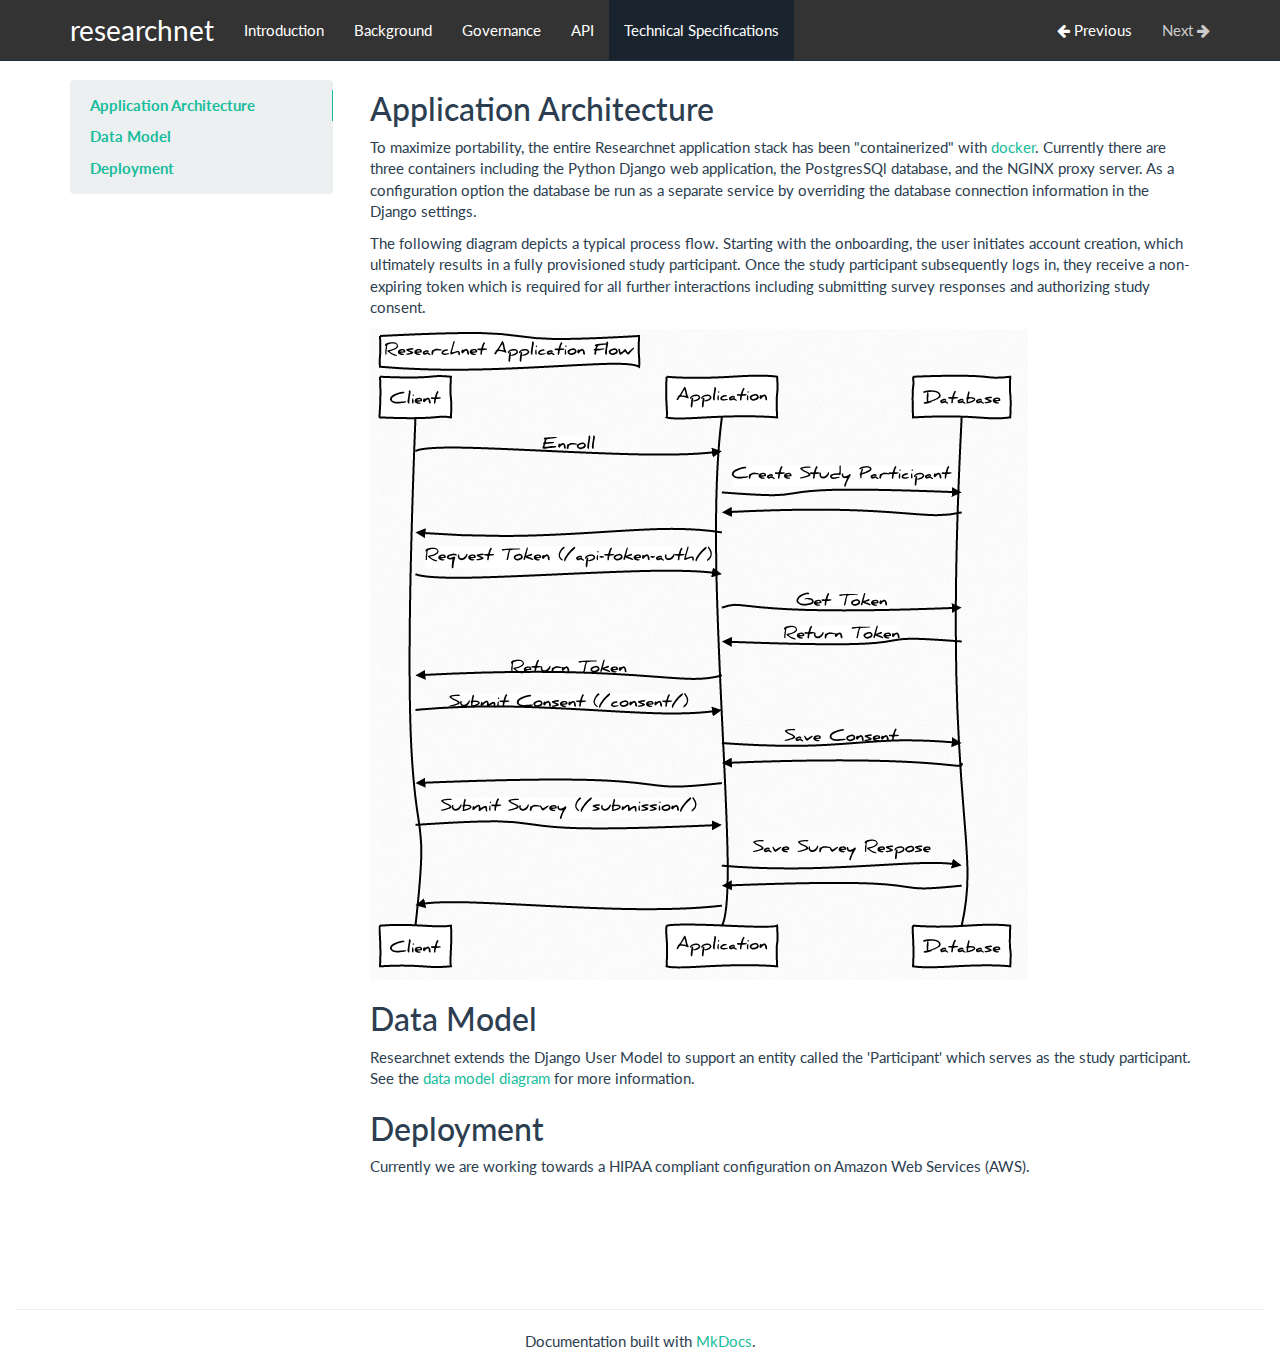
<file: specifications/index.html>
<!DOCTYPE html>
<html lang="en">
    <head>
        <meta charset="utf-8">
        <meta http-equiv="X-UA-Compatible" content="IE=edge">
        <meta name="viewport" content="width=device-width, initial-scale=1.0">
        
        
        
        <link rel="shortcut icon" href="../img/favicon.ico">

	<title>Technical Specifications - researchnet</title>

        <link href="../css/bootstrap-custom.min.css" rel="stylesheet">
        <link href="../css/font-awesome-4.0.3.css" rel="stylesheet">
        <link rel="stylesheet" href="../css/highlight.css">
        <link href="../css/base.css" rel="stylesheet">
        <link href="../extra.css" rel="stylesheet">

        <!-- HTML5 shim and Respond.js IE8 support of HTML5 elements and media queries -->
        <!--[if lt IE 9]>
            <script src="https://oss.maxcdn.com/libs/html5shiv/3.7.0/html5shiv.js"></script>
            <script src="https://oss.maxcdn.com/libs/respond.js/1.3.0/respond.min.js"></script>
        <![endif]-->

        
    </head>

    <body>

        <div class="navbar navbar-default navbar-fixed-top" role="navigation">
    <div class="container">

        <!-- Collapsed navigation -->
        <div class="navbar-header">
            <!-- Expander button -->
            <button type="button" class="navbar-toggle" data-toggle="collapse" data-target=".navbar-collapse">
                <span class="sr-only">Toggle navigation</span>
                <span class="icon-bar"></span>
                <span class="icon-bar"></span>
                <span class="icon-bar"></span>
            </button>

            <!-- Main title -->
            <a class="navbar-brand" href="..">researchnet</a>
        </div>

        <!-- Expanded navigation -->
        <div class="navbar-collapse collapse">
            <!-- Main navigation -->
            <ul class="nav navbar-nav">
            
            
                <li >
                    <a href="..">Introduction</a>
                </li>
            
            
            
                <li >
                    <a href="../background/">Background</a>
                </li>
            
            
            
                <li >
                    <a href="../governance/">Governance</a>
                </li>
            
            
            
                <li >
                    <a href="../api/">API</a>
                </li>
            
            
            
                <li class="active">
                    <a href="./">Technical Specifications</a>
                </li>
            
            
            </ul>

            <!-- Search, Navigation and Repo links -->
            <ul class="nav navbar-nav navbar-right">
                <li >
                    <a rel="next" href="../api/">
                        <i class="fa fa-arrow-left"></i> Previous
                    </a>
                </li>
                <li class="disabled">
                    <a rel="prev" >
                        Next <i class="fa fa-arrow-right"></i>
                    </a>
                </li>
                
            </ul>
        </div>
    </div>
</div>

        <div class="container">
            <div class="col-md-3"><div class="bs-sidebar hidden-print affix well" role="complementary">
    <ul class="nav bs-sidenav">
    
        <li class="main active"><a href="#application-architecture">Application Architecture</a></li>
        
    
        <li class="main "><a href="#data-model">Data Model</a></li>
        
    
        <li class="main "><a href="#deployment">Deployment</a></li>
        
    
    </ul>
</div></div>
            <div class="col-md-9" role="main">

<h2 id="application-architecture">Application Architecture</h2>
<p>To maximize portability, the entire Researchnet application stack has been "containerized" with <a href="https://linuxcontainers.org/">docker</a>.  Currently there are three containers including the Python Django web application, the PostgresSQl database, and the NGINX proxy server.  As a configuration option the database be run as a separate service by overriding the database connection information in the Django settings.</p>
<p>The following diagram depicts a typical process flow.  Starting with the onboarding, the user initiates account creation, which ultimately results in a fully provisioned study participant. Once the study participant subsequently logs in, they receive a non-expiring token which is required for all further interactions including submitting survey responses and authorizing study consent.</p>
<p><img alt="flow" src="../images/flow.png" /></p>
<h2 id="data-model">Data Model</h2>
<p>Researchnet extends the Django User Model to support an entity called the 'Participant' which serves as the study participant.  See the <a href="../images/models.png">data model diagram</a> for more information.</p>
<h2 id="deployment">Deployment</h2>
<p>Currently we are working towards a HIPAA compliant configuration on Amazon Web Services (AWS).</p></div>
        </div>

        <footer class="col-md-12">
            <hr>
            
            <center>Documentation built with <a href="http://www.mkdocs.org/">MkDocs</a>.</center>
        </footer>

        <script src="../js/jquery-1.10.2.min.js"></script>
        <script src="../js/bootstrap-3.0.3.min.js"></script>
        <script src="../js/highlight.pack.js"></script>
        <script src="../js/base.js"></script>
    </body>
</html>
</file>
<file: css/highlight.css>
/*
This is the GitHub theme for highlight.js

github.com style (c) Vasily Polovnyov <vast@whiteants.net>

*/

.hljs {
  display: block;
  overflow-x: auto;
  padding: 0.5em;
  color: #333;
  -webkit-text-size-adjust: none;
}

.hljs-comment,
.diff .hljs-header,
.hljs-javadoc {
  color: #998;
  font-style: italic;
}

.hljs-keyword,
.css .rule .hljs-keyword,
.hljs-winutils,
.nginx .hljs-title,
.hljs-subst,
.hljs-request,
.hljs-status {
  color: #333;
  font-weight: bold;
}

.hljs-number,
.hljs-hexcolor,
.ruby .hljs-constant {
  color: #008080;
}

.hljs-string,
.hljs-tag .hljs-value,
.hljs-phpdoc,
.hljs-dartdoc,
.tex .hljs-formula {
  color: #d14;
}

.hljs-title,
.hljs-id,
.scss .hljs-preprocessor {
  color: #900;
  font-weight: bold;
}

.hljs-list .hljs-keyword,
.hljs-subst {
  font-weight: normal;
}

.hljs-class .hljs-title,
.hljs-type,
.vhdl .hljs-literal,
.tex .hljs-command {
  color: #458;
  font-weight: bold;
}

.hljs-tag,
.hljs-tag .hljs-title,
.hljs-rule .hljs-property,
.django .hljs-tag .hljs-keyword {
  color: #000080;
  font-weight: normal;
}

.hljs-attribute,
.hljs-variable,
.lisp .hljs-body,
.hljs-name {
  color: #008080;
}

.hljs-regexp {
  color: #009926;
}

.hljs-symbol,
.ruby .hljs-symbol .hljs-string,
.lisp .hljs-keyword,
.clojure .hljs-keyword,
.scheme .hljs-keyword,
.tex .hljs-special,
.hljs-prompt {
  color: #990073;
}

.hljs-built_in {
  color: #0086b3;
}

.hljs-preprocessor,
.hljs-pragma,
.hljs-pi,
.hljs-doctype,
.hljs-shebang,
.hljs-cdata {
  color: #999;
  font-weight: bold;
}

.hljs-deletion {
  background: #fdd;
}

.hljs-addition {
  background: #dfd;
}

.diff .hljs-change {
  background: #0086b3;
}

.hljs-chunk {
  color: #aaa;
}
</file>
<file: css/base.css>
body {
    padding-top: 70px;
}

h1[id]:before, h2[id]:before, h3[id]:before, h4[id]:before, h5[id]:before, h6[id]:before {
    content: "";
    display: block;
    margin-top: -75px;
    height: 75px;
}

ul.nav li.main {
    font-weight: bold;
}

div.col-md-3 {
    padding-left: 0;
}

div.col-md-9 {
    padding-bottom: 100px;
}

div.source-links {
    float: right;
}

/*
 * Side navigation
 *
 * Scrollspy and affixed enhanced navigation to highlight sections and secondary
 * sections of docs content.
 */

/* By default it's not affixed in mobile views, so undo that */
.bs-sidebar.affix {
    position: static;
}

.bs-sidebar.well {
    padding: 0;
}

/* First level of nav */
.bs-sidenav {
    margin-top: 30px;
    margin-bottom: 30px;
    padding-top:    10px;
    padding-bottom: 10px;
    border-radius: 5px;
}

/* All levels of nav */
.bs-sidebar .nav > li > a {
    display: block;
    padding: 5px 20px;
    z-index: 1;
}
.bs-sidebar .nav > li > a:hover,
.bs-sidebar .nav > li > a:focus {
    text-decoration: none;
    border-right: 1px solid;
}
.bs-sidebar .nav > .active > a,
.bs-sidebar .nav > .active:hover > a,
.bs-sidebar .nav > .active:focus > a {
    font-weight: bold;
    background-color: transparent;
    border-right: 1px solid;
}

/* Nav: second level (shown on .active) */
.bs-sidebar .nav .nav {
    display: none; /* Hide by default, but at >768px, show it */
    margin-bottom: 8px;
}
.bs-sidebar .nav .nav > li > a {
    padding-top:    3px;
    padding-bottom: 3px;
    padding-left: 30px;
    font-size: 90%;
}

/* Show and affix the side nav when space allows it */
@media (min-width: 992px) {
    .bs-sidebar .nav > .active > ul {
        display: block;
    }
    /* Widen the fixed sidebar */
    .bs-sidebar.affix,
    .bs-sidebar.affix-bottom {
        width: 213px;
    }
    .bs-sidebar.affix {
        position: fixed; /* Undo the static from mobile first approach */
        top: 80px;
    }
    .bs-sidebar.affix-bottom {
        position: absolute; /* Undo the static from mobile first approach */
    }
    .bs-sidebar.affix-bottom .bs-sidenav,
    .bs-sidebar.affix .bs-sidenav {
        margin-top: 0;
        margin-bottom: 0;
    }
}
@media (min-width: 1200px) {
    /* Widen the fixed sidebar again */
    .bs-sidebar.affix-bottom,
    .bs-sidebar.affix {
        width: 263px;
    }
}
</file>
<file: extra.css>
table {
	table-layout: fixed;
	width: 100%;
}

img[alt="research"] { 
    float:right; 
    margin:0 -2px; 
    padding:1px; 
    border:0px;
}

.navbar-default {
	background-color: #333333;
}

.navbar-brand {
	font-size: 28px;
}
</file>
